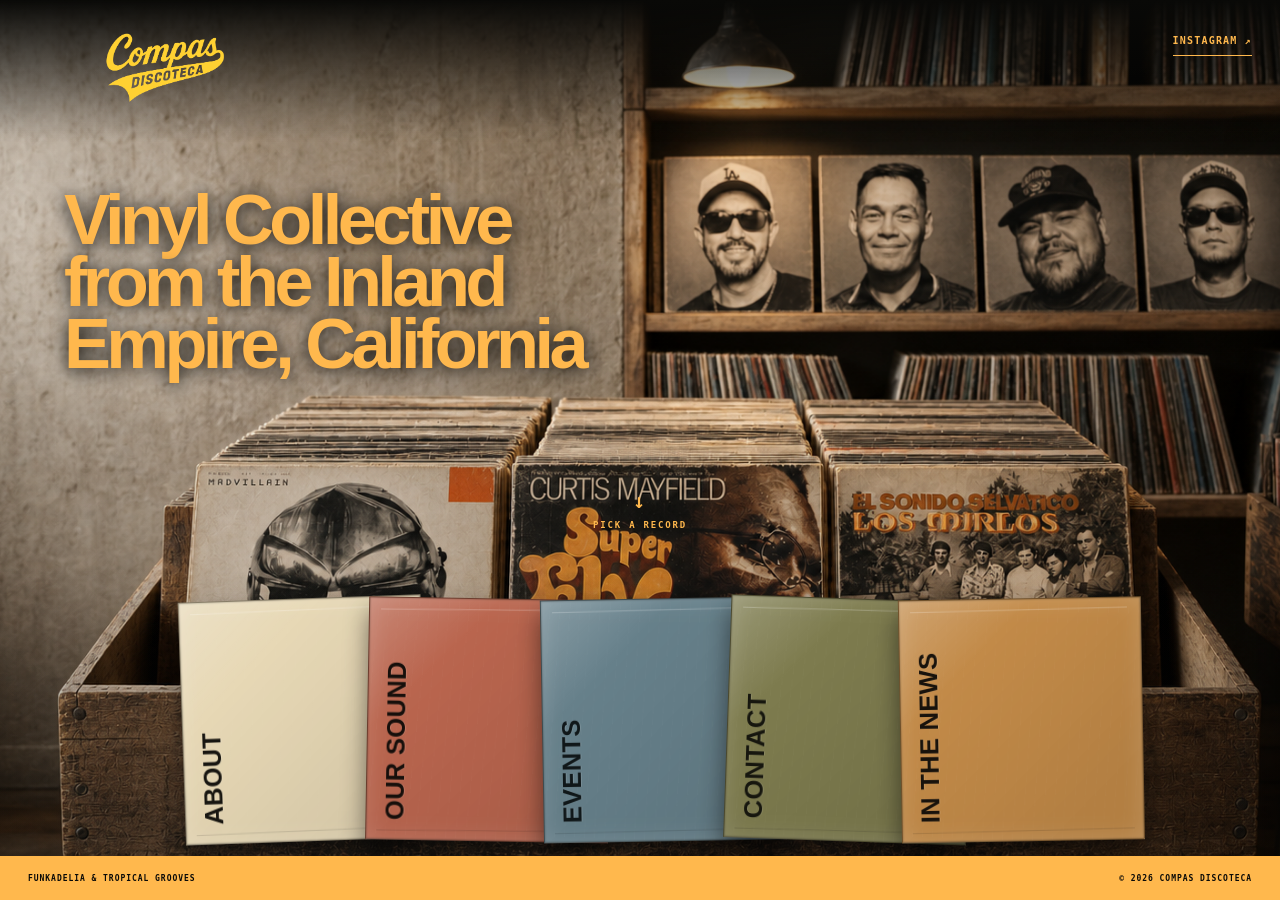
<file: index.html>
<!doctype html>
<html lang="en">
<head>
  <meta charset="utf-8">
  <meta name="viewport" content="width=device-width,initial-scale=1">
  <title>Compas Discoteca | Vinyl Collective</title>
  <meta name="description" content="Compas Discoteca is a vinyl collective from the Inland Empire, California.">
  <meta property="og:title" content="Compas Discoteca | Vinyl Collective">
  <meta property="og:description" content="A cornucopia of funkadelia and tropical grooves.">
  <meta property="og:image" content="https://www.compasdiscoteca.com/assets/og.png">
  <link rel="icon" href="favicon.png">
  <link rel="stylesheet" href="styles.css?v=20261001-news-events">
  <link rel="stylesheet" href="mobile.css">
</head>
<body>
  <main class="shop">
    <header>
      <a href="#top" class="wordmark" aria-label="Compas Discoteca home"></a>
      <a class="instagram" href="https://www.instagram.com/compasdiscoteca" target="_blank" rel="noreferrer">INSTAGRAM ↗</a>
    </header>

    <section id="top" class="crate-scene">
      <div class="intro"><h1>Vinyl Collective from the Inland Empire, California</h1></div>
      <p class="instruction"><span>↓</span> PICK A RECORD</p>

      <div class="record-nav" role="tablist" aria-label="Explore Compas Discoteca">
        <button class="record record-1" role="tab" data-section="about"><span class="vinyl-45"><i></i></span><span class="sleeve-paper"></span><span class="record-title">About</span></button>
        <button class="record record-2" role="tab" data-section="sound"><span class="vinyl-45"><i></i></span><span class="sleeve-paper"></span><span class="record-title">Our Sound</span></button>
        <button class="record record-3" role="tab" data-section="events"><span class="vinyl-45"><i></i></span><span class="sleeve-paper"></span><span class="record-title">Events</span></button>
        <button class="record record-4" role="tab" data-section="contact"><span class="vinyl-45"><i></i></span><span class="sleeve-paper"></span><span class="record-title">Contact</span></button>
        <button class="record record-5" role="tab" data-section="news"><span class="vinyl-45"><i></i></span><span class="sleeve-paper"></span><span class="record-title">In the News</span></button>
      </div>

      <aside id="record-details" class="details" aria-live="polite"></aside>
    </section>

    <footer><span>FUNKADELIA &amp; TROPICAL GROOVES</span><span>© 2026 COMPAS DISCOTECA</span></footer>
  </main>
  <script src="script.js?v=20261001-news-events"></script>
</body>
</html>
</file>
<file: styles.css>
:root{--orange:#ffb84d;--black:#090907}*{box-sizing:border-box}html,body{margin:0;min-height:100%;background:var(--black)}body{color:var(--orange);font-family:Arial,Helvetica,sans-serif}a{color:inherit;text-decoration:none}button{font:inherit}.shop{min-height:100svh;background:var(--black);overflow:hidden}header{position:fixed;z-index:30;inset:0 0 auto;height:142px;display:flex;align-items:flex-start;justify-content:space-between;padding:4px 28px;background:linear-gradient(var(--black),transparent)}.wordmark{display:block;flex:none;width:270px;height:132px;background:url('assets/compas-wordmark-transparent.png') center/contain no-repeat;filter:brightness(0) saturate(100%) invert(78%) sepia(93%) saturate(834%) hue-rotate(329deg) brightness(106%) contrast(102%)}.instagram{margin:22px 0 0 auto;font:800 10px monospace;letter-spacing:.12em;border-bottom:1px solid;padding:9px 0}.crate-scene{min-height:calc(100svh - 44px);position:relative;overflow:hidden;isolation:isolate;background:#29231d url('assets/record-shop-natural-v4.png') center bottom/cover no-repeat}.crate-scene:after{content:"";position:absolute;inset:0;z-index:-1;background:linear-gradient(90deg,rgba(9,9,7,.08),transparent 58%,rgba(9,9,7,.08)),linear-gradient(0deg,rgba(9,9,7,.32),transparent 34%);pointer-events:none}.intro{position:absolute;z-index:3;left:5vw;top:20%;width:min(690px,45vw);text-shadow:0 2px 18px var(--black)}.intro h1{margin:18px 0 0;font-size:clamp(42px,5.5vw,86px);line-height:.88;letter-spacing:-.065em;color:var(--orange)}.instruction{font:800 9px monospace;letter-spacing:.2em;position:absolute;z-index:4;bottom:37%;left:50%;transform:translateX(-50%);color:var(--orange);text-align:center;animation:pulse 1.8s ease-in-out infinite}.instruction span{display:block;margin-bottom:7px;font-size:20px}@keyframes pulse{50%{transform:translate(-50%,5px)}}.record-nav{position:absolute;z-index:6;left:14%;right:10%;bottom:17%;height:34%;display:flex;justify-content:center;align-items:flex-end;perspective:900px;pointer-events:none}.record{--turn:0deg;--sleeve:#e7d8b5;--ink:#171510;--label:#d97042;pointer-events:auto;cursor:pointer;appearance:none;border:0;padding:0;position:relative;flex:0 0 min(19vw,280px);width:min(19vw,280px);height:min(19vw,280px);margin-left:-5vw;background:transparent;color:var(--ink);overflow:visible;filter:drop-shadow(0 15px 12px rgba(0,0,0,.48));transform-origin:50% 100%;transform:translateY(54%) rotate(var(--turn));transition:transform .5s cubic-bezier(.2,.85,.18,1),filter .4s}.record:first-child{margin-left:0}.record-1{--turn:-2deg;z-index:1}.record-2{--turn:1deg;--sleeve:#b9654e;--ink:#160f0b;--label:#e4c78f;z-index:2}.record-3{--turn:-1deg;--sleeve:#66808a;--ink:#101719;--label:#d99a55;z-index:3}.record-4{--turn:2deg;--sleeve:#7d7b4e;--ink:#16160e;--label:#d47a4b;z-index:4}.record-5{--turn:-1deg;--sleeve:#c28a48;--ink:#17120c;--label:#e4d1a4;z-index:5}.record:hover,.record:focus-visible{transform:translateY(9%) rotate(0);outline:0;z-index:10;filter:drop-shadow(0 25px 18px rgba(0,0,0,.64))}.record:focus-visible .sleeve-paper{outline:3px solid var(--orange);outline-offset:5px}.record.selected{transform:translateY(-7%) rotate(0) scale(1.04);z-index:12;filter:drop-shadow(0 30px 22px rgba(0,0,0,.72))}.sleeve-paper{position:absolute;z-index:2;inset:0;overflow:hidden;background:linear-gradient(135deg,rgba(255,255,255,.22),transparent 28%,rgba(0,0,0,.08) 82%),repeating-linear-gradient(95deg,transparent 0 9px,rgba(255,255,255,.025) 10px),var(--sleeve);border:1px solid rgba(18,15,11,.42);box-shadow:inset 0 0 24px rgba(255,255,255,.15),inset 0 0 2px rgba(0,0,0,.45)}.sleeve-paper:before,.sleeve-paper:after{content:"";position:absolute;inset:4% 5%;border-top:1px solid rgba(255,255,255,.23);transform:rotate(-.5deg)}.sleeve-paper:after{inset:auto 4% 4%;border-top:0;border-bottom:1px solid rgba(0,0,0,.12)}.vinyl-45{position:absolute;z-index:1;width:86%;aspect-ratio:1;right:7%;top:6%;border-radius:50%;background:repeating-radial-gradient(circle at center,#171717 0 2px,#252525 3px 4px,#111 5px 7px);box-shadow:0 8px 18px rgba(0,0,0,.65);transition:transform .55s cubic-bezier(.2,.85,.18,1)}.vinyl-45:before{content:"";position:absolute;inset:26%;border-radius:50%;background:radial-gradient(circle,#0d0d0c 0 22%,var(--label) 23% 100%);box-shadow:inset 0 0 0 1px rgba(0,0,0,.3)}.vinyl-45 i{display:none}.record:hover .vinyl-45,.record:focus-visible .vinyl-45{transform:translateY(-48%) rotate(32deg)}.record.selected .vinyl-45{transform:translateY(-62%) rotate(58deg)}.record-title{position:absolute;z-index:3;left:7%;top:8%;bottom:8%;writing-mode:vertical-rl;transform:rotate(180deg);text-align:left;text-transform:uppercase;font:850 clamp(18px,2vw,32px)/1 Arial,Helvetica,sans-serif;letter-spacing:.01em;text-shadow:0 1px rgba(255,255,255,.12)}.details{position:absolute;z-index:20;inset:142px 0 0 auto;width:min(660px,100%);overflow-y:auto;background:var(--orange);color:var(--black);padding:45px 55px;transform:translateX(102%);transition:transform .55s cubic-bezier(.2,.8,.2,1);box-shadow:-22px 0 45px rgba(0,0,0,.45)}.details.open{transform:translateX(0)}.close{position:absolute;top:24px;right:27px;border:2px solid var(--black);background:transparent;color:var(--black);width:42px;height:42px;border-radius:50%;cursor:pointer;font-size:25px}.detail-number,.kicker{font:900 9px monospace;letter-spacing:.18em}.details h2{max-width:90%;font:950 clamp(54px,6vw,88px)/.78 Arial;letter-spacing:-.08em;margin:42px 0 30px}.kicker{border-block:2px solid;padding:13px 0}.detail-photos{display:grid;grid-template-columns:repeat(2,1fr);gap:8px;margin-top:24px}.detail-photos img{width:100%;height:190px;display:block;object-fit:cover;filter:saturate(.82) contrast(1.04)}.detail-photos img:only-child{grid-column:1/-1;height:240px}.detail-copy{font-size:clamp(15px,1.3vw,18px);line-height:1.45;margin-top:24px}.detail-copy p{margin:0 0 14px}.detail-links{display:flex;gap:30px}.detail-links a{display:inline-block;border:0;border-bottom:2px solid;padding:13px 0;margin-top:35px;color:var(--black);font:900 10px monospace;letter-spacing:.12em}.contact-actions,.sound-links{display:grid;gap:10px}.contact-actions a,.sound-links a{margin-top:10px;border:2px solid var(--black);padding:16px 18px;font-size:13px}.next{border:0;border-bottom:2px solid;background:none;padding:13px 0;margin-top:35px;color:var(--black);font:900 10px monospace;letter-spacing:.12em;cursor:pointer}footer{height:44px;display:flex;justify-content:space-between;align-items:center;padding:0 28px;background:var(--orange);color:var(--black);font:900 8px monospace;letter-spacing:.12em}@media(max-width:800px){header{height:112px;padding:0 16px}.wordmark{width:205px;height:104px}.instagram{margin-top:22px;font-size:8px}.crate-scene{min-height:calc(100svh - 36px);background-position:right bottom}.intro{top:17%;left:7vw;width:84vw}.intro h1{font-size:11.5vw;line-height:.9}.instruction{bottom:38%}.record-nav{left:-5%;right:-9%;bottom:16%;height:32%}.record{flex-basis:38vw;width:38vw;height:38vw;margin-left:-23vw;transform:translateY(58%) rotate(var(--turn))}.record:hover,.record:focus-visible{transform:translateY(18%) rotate(0)}.record.selected{transform:translateY(4%) rotate(0)}.record-title{font-size:18px}.details{inset:112px 0 0;width:100%;padding:35px 24px 30px}.details h2{font-size:17vw}.detail-photos img,.detail-photos img:only-child{height:180px}footer{height:36px;padding:0 12px}footer span:first-child{display:none}}@media(prefers-reduced-motion:reduce){*{animation:none!important;transition-duration:.001ms!important}}

.press-links{display:grid;gap:16px;margin-top:28px}.press-links a{display:block;border:2px solid var(--black);padding:20px;color:var(--black)}.press-source,.press-read{display:block;font:900 10px/1.5 monospace;letter-spacing:.08em}.press-links h3{font:900 clamp(22px,2.4vw,30px)/1.05 Arial,Helvetica,sans-serif;letter-spacing:-.04em;margin:14px 0}.press-links p{font-size:15px;line-height:1.45;margin:0 0 18px}.press-read{border-top:1px solid;padding-top:12px}.press-links a:hover,.press-links a:focus-visible{background:var(--black);color:var(--orange)}.press-links a:focus-visible{outline:3px solid var(--black);outline-offset:4px}

.detail-photos.event-flyer img:only-child{height:auto;object-fit:contain;filter:none}
</file>
<file: mobile.css>
@media (max-width: 800px) and (orientation: portrait) {
  .crate-scene {
    background-image: url("assets/record-shop-mobile-v2.png");
    background-position: center top;
    background-size: cover;
  }

  .intro {
    top: 37%;
    left: 7vw;
    width: 82vw;
  }

  .intro h1 {
    font-size: 9.5vw;
    line-height: .92;
  }

  .instruction {
    bottom: 39%;
  }
}
</file>
